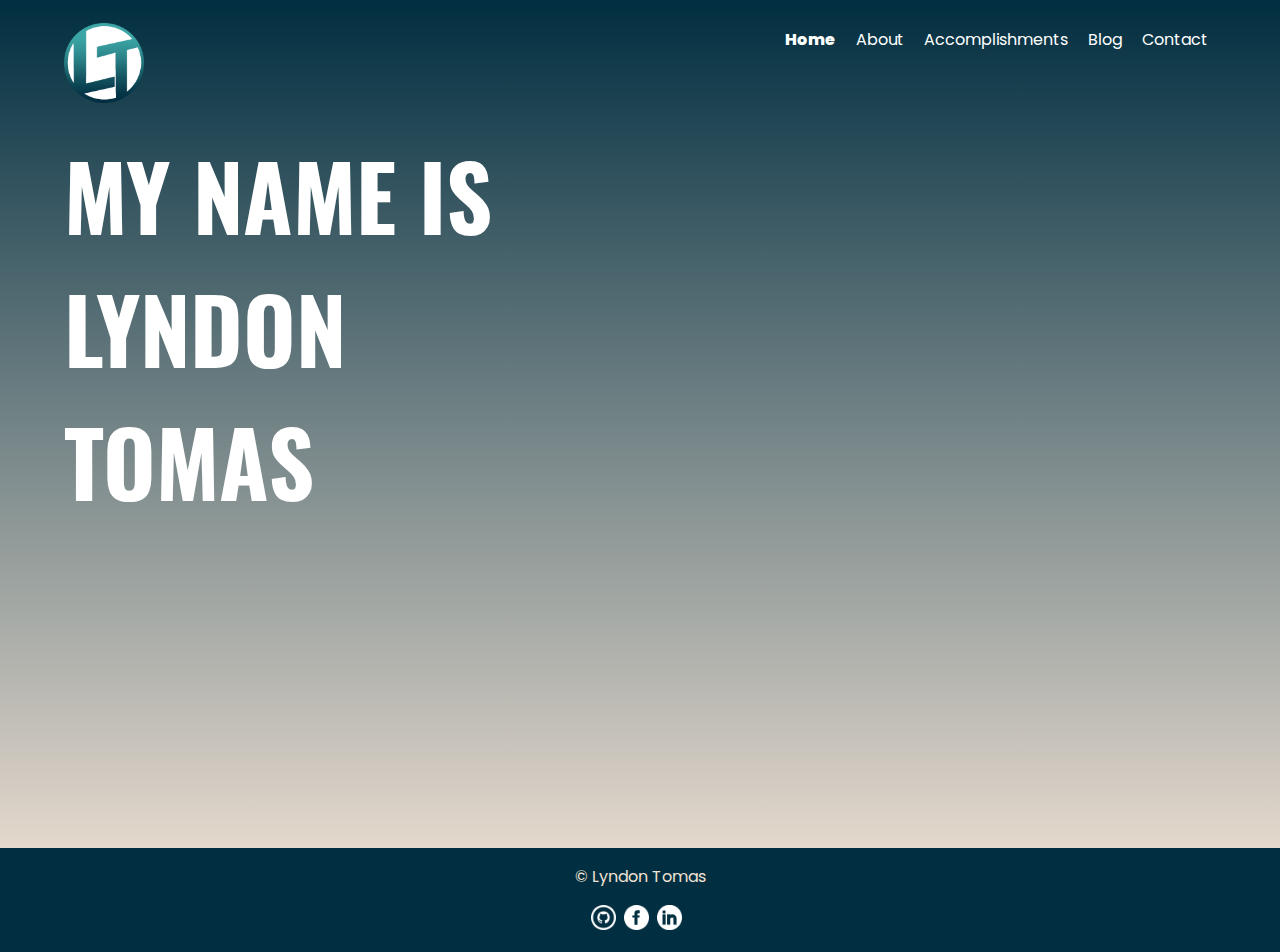
<file: index.html>
<!DOCTYPE html>
<html lang="en">
<head>
    <meta charset="UTF-8">
    <meta name="viewport" content="width=device-width, initial-scale=1.0">
    <title>Hi! I'm Don!</title>
    <link rel="icon" href="./images/mainIcon.png">
    <link rel="stylesheet" href="./style/style.css">
</head>
<body>
    <!-- header -->
    <header>
        <nav>
            <!-- menu button --> 
            <input type="checkbox" id="check">
            <label for="check" class="checkbtn">
                <img src="./images/menu2.png" alt="menuicon">
            </label>
            <!-- page logo -->
            <a href="./index.html">
                <img src="./images/mainIcon.png" alt="websiteIcon" title="Home">
            </a>
            <ul class="navItems">
                <li><a class="active" href="./index.html">Home</a></li>
                <li><a href="./pages/about.html">About</a></li>
                <li><a href="./pages/accomplishments.html">Accomplishments</a></li>
                <li><a href="./pages/blog.html">Blog</a></li>
                <li><a href="./pages/contact.html">Contact</a></li>
            </ul>
        </nav>
    </header>
    <!-- main -->
    <main>
        <div class="hero">
            <h1>MY NAME IS</h1>
            <h1>LYNDON</h1>
            <h1>TOMAS</h1>
        </div>
        <!-- <img id="homePic" src="./images/noBG.png" alt="Yup! That's me"> -->
    </main>
    <!-- footer -->
    <footer>
        <!-- Copyright -->
        <section class="copy">
            &copy; Lyndon Tomas
        </section>
        <!-- incon group -->
        <span class="icons">
            <!-- GitHub -->
            <a href="https://github.com/LyndonTomas" alt="GitHub Icon">
                <img src="./images/github.png" title="GitHub" alt="GitHub Icon">
            </a>
            <!-- facebook -->
            <a href="https://www.facebook.com/lyndon.tomas/">
                <img src="./images/fb.png" title="FaceBook" alt="Facebook Icon">
            </a>
            <!-- linkedin -->
            <a href="https://www.linkedin.com/in/lyndon-tomas-05150217a/">
                <img src="./images/linkedin.png" title="LinkedIn" alt="LinkedIn">
            </a>
        </span>
    </footer>
</body>
</html>
</file>
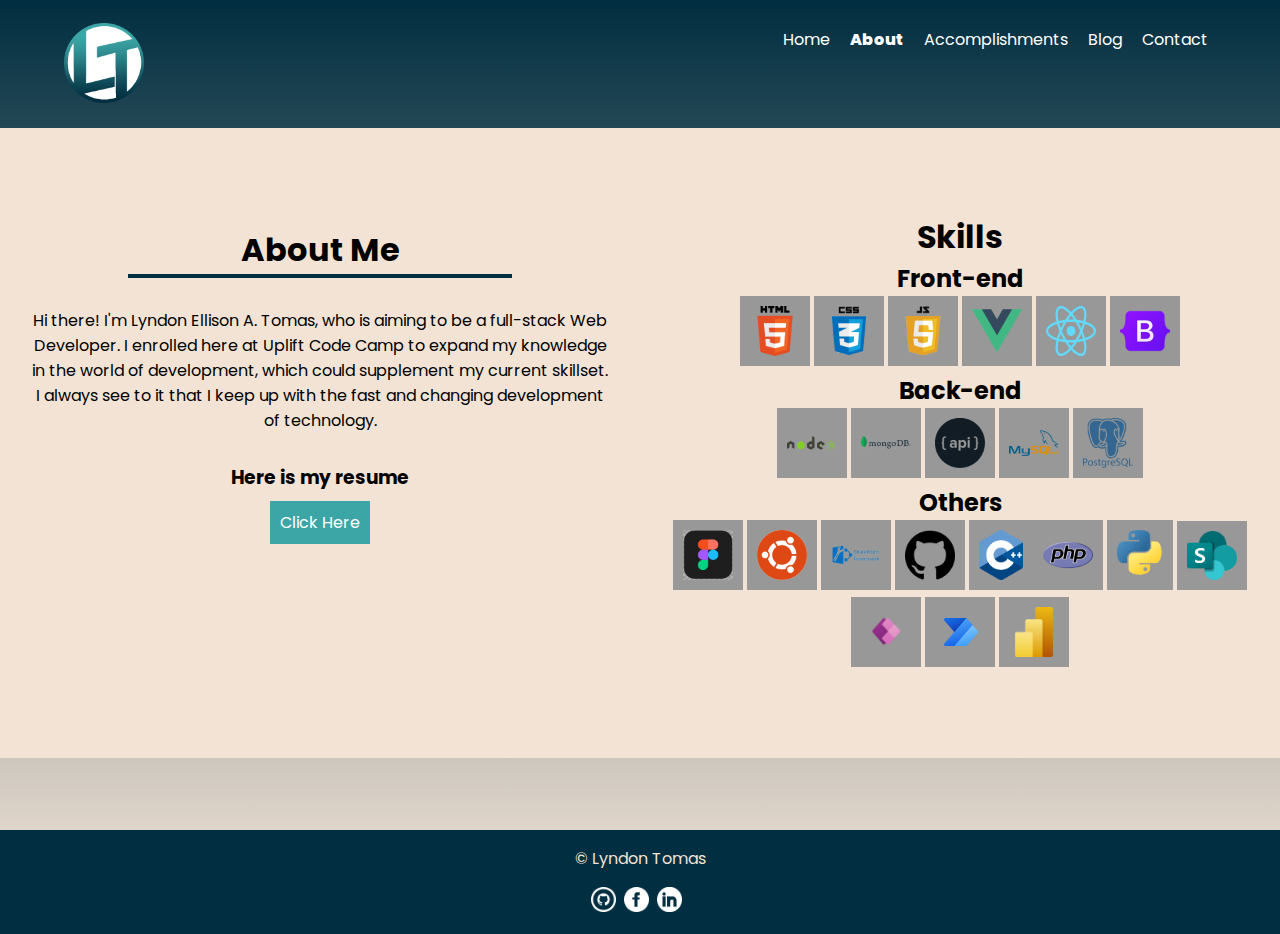
<file: pages/about.html>
<!DOCTYPE html>
<html lang="en">
<head>
    <meta charset="UTF-8">
    <meta name="viewport" content="width=device-width, initial-scale=1.0">
    <title>Hi! I'm Don!</title>
    <link rel="icon" href="../images/mainIcon.png">
    <link rel="stylesheet" href="../style/style.css">
</head>
<body>
    <!-- header -->
    <header>
        <nav>
            <!-- menu button -->
            <input type="checkbox" id="check">
            <label for="check" class="checkbtn">
                <img src="../images/menu2.png" alt="menuicon">
            </label>
            <!-- page logo -->
            <a href="../index.html">
                <img src="../images/mainIcon.png" alt="websiteIcon" title="Home">
            </a>
            <ul class="navItems">
                <li><a href="../index.html">Home</a></li>
                <li><a class="active" href="#">About</a></li>
                <li><a href="./accomplishments.html">Accomplishments</a></li>
                <li><a  href="./blog.html">Blog</a></li>
                <li><a href="./contact.html">Contact</a></li>
            </ul>
        </nav>
    </header>
    <!-- main -->
    <main>
        <div class="aboutContainer">
            <!-- About Me -->
            <div class="aboutCardContainer">
                <h1 id="aboutMeTitle">About Me</h1>
                <div class="aboutMeUnderline"></div>
                <div class="aboutSectioncontainer">
                    <p>
                        Hi there! I'm Lyndon Ellison A. Tomas, who is aiming to be a full-stack Web Developer. 
                        I enrolled here at Uplift Code Camp to expand my knowledge in the world of development, which could supplement my current skillset.
                        I always see to it that I keep up with the fast and changing development of technology.
                    </p>
                </div>
                <div class="resumeContainer">
                    <h3>Here is my resume</h3>
                    <a href="../resume/DonResumeV4.pdf" title="My Resume" download>Click Here</a>
                </div>
            </div>
            <!-- Technical Skills -->
            <div class="aboutCardContainer">
                <h1>Skills</h1>
                <!-- section1 -->
                <section class="front-end">
                    <h2>Front-end</h2>
                    <ul>
                        <li><img src="../images/skills/html.png" alt="HTML"></li>
                        <li><img src="../images/skills/css.png" alt="CSS"></li>
                        <li><img src="../images/skills/js.png" alt="JavaScript"></li>
                        <li><img src="../images/skills/vue.png" alt="VueJS"></li>
                        <li><img src="../images/skills/react.png" alt="ReactJS"></li>
                        <li><img src="../images/skills/bootstrap.png" alt="Bootstrap"></li>
                    </ul>
                </section>
                <!-- Back-end -->
                <section class="back-end">
                    <h2>Back-end</h2>
                    <ul>
                        <li><img src="../images/skills/node.png" alt="Node JS"></li>
                        <li><img src="../images/skills/mongo db.png" alt="MongoDB"></li>
                        <li><img src="../images/skills/api.png" alt="API"></li>
                        <li><img src="../images/skills/my sql.png" alt="MySQL"></li>
                        <li><img src="../images/skills/postgresql.png" alt="PostgreSQL"></li>
                    </ul>
                </section>
                <!-- Others -->
                <section class="others">
                    <h2>Others</h2>
                    <ul>
                        <li><img src="../images/skills/figma.png" alt="Figma"></li>
                        <li><img src="../images/skills/ubuntu.png" alt="Ubuntu"></li>
                        <li><img src="../images/skills/spfx.png" alt="SPFx"></li>
                        <li><img src="../images/skills/github.png" alt="GitHub"></li>
                        <li><img src="../images/skills/C++.png" alt="C++"><li>
                        <li><img src="../images/skills/php.png" alt="PHP"></li>
                        <li><img src="../images/skills/python.png" alt=""></li>
                        <li><img src="../images/skills/Sharepoint.png" alt="SharePoint"></li>
                        <li><img src="../images//skills/power apps.png" alt="Power Apps"></li>
                        <li><img src="../images/skills/power automate.png" alt="PowerAutomate"></li>
                        <li><img src="../images/skills/power bi.png" alt="PowerBI"></li>
                    </ul>
                </section>
            </div>
        </div>
        <br>
        <br>
        <br>
        <br>
    </main>
    <!-- footer -->
    <footer>
        <!-- Copyright -->
        <section class="copy">
            &copy; Lyndon Tomas
        </section>
        <!-- icon group -->
        <span class="icons">
            <!-- GitHub -->
            <a href="https://github.com/LyndonTomas" alt="GitHub Icon">
                <img src="../images/github.png" title="GitHub" alt="GitHub Icon">
            </a>
            <!-- facebook -->
            <a href="https://www.facebook.com/lyndon.tomas/">
                <img src="../images/fb.png" title="FaceBook" alt="Facebook Icon">
            </a>
            <!-- linkedin -->
            <a href="https://www.linkedin.com/in/lyndon-tomas-05150217a/">
                <img src="../images/linkedin.png" title="LinkedIn" alt="LinkedIn">
            </a>
        </span>
    </footer>
</body>
</html>
</file>
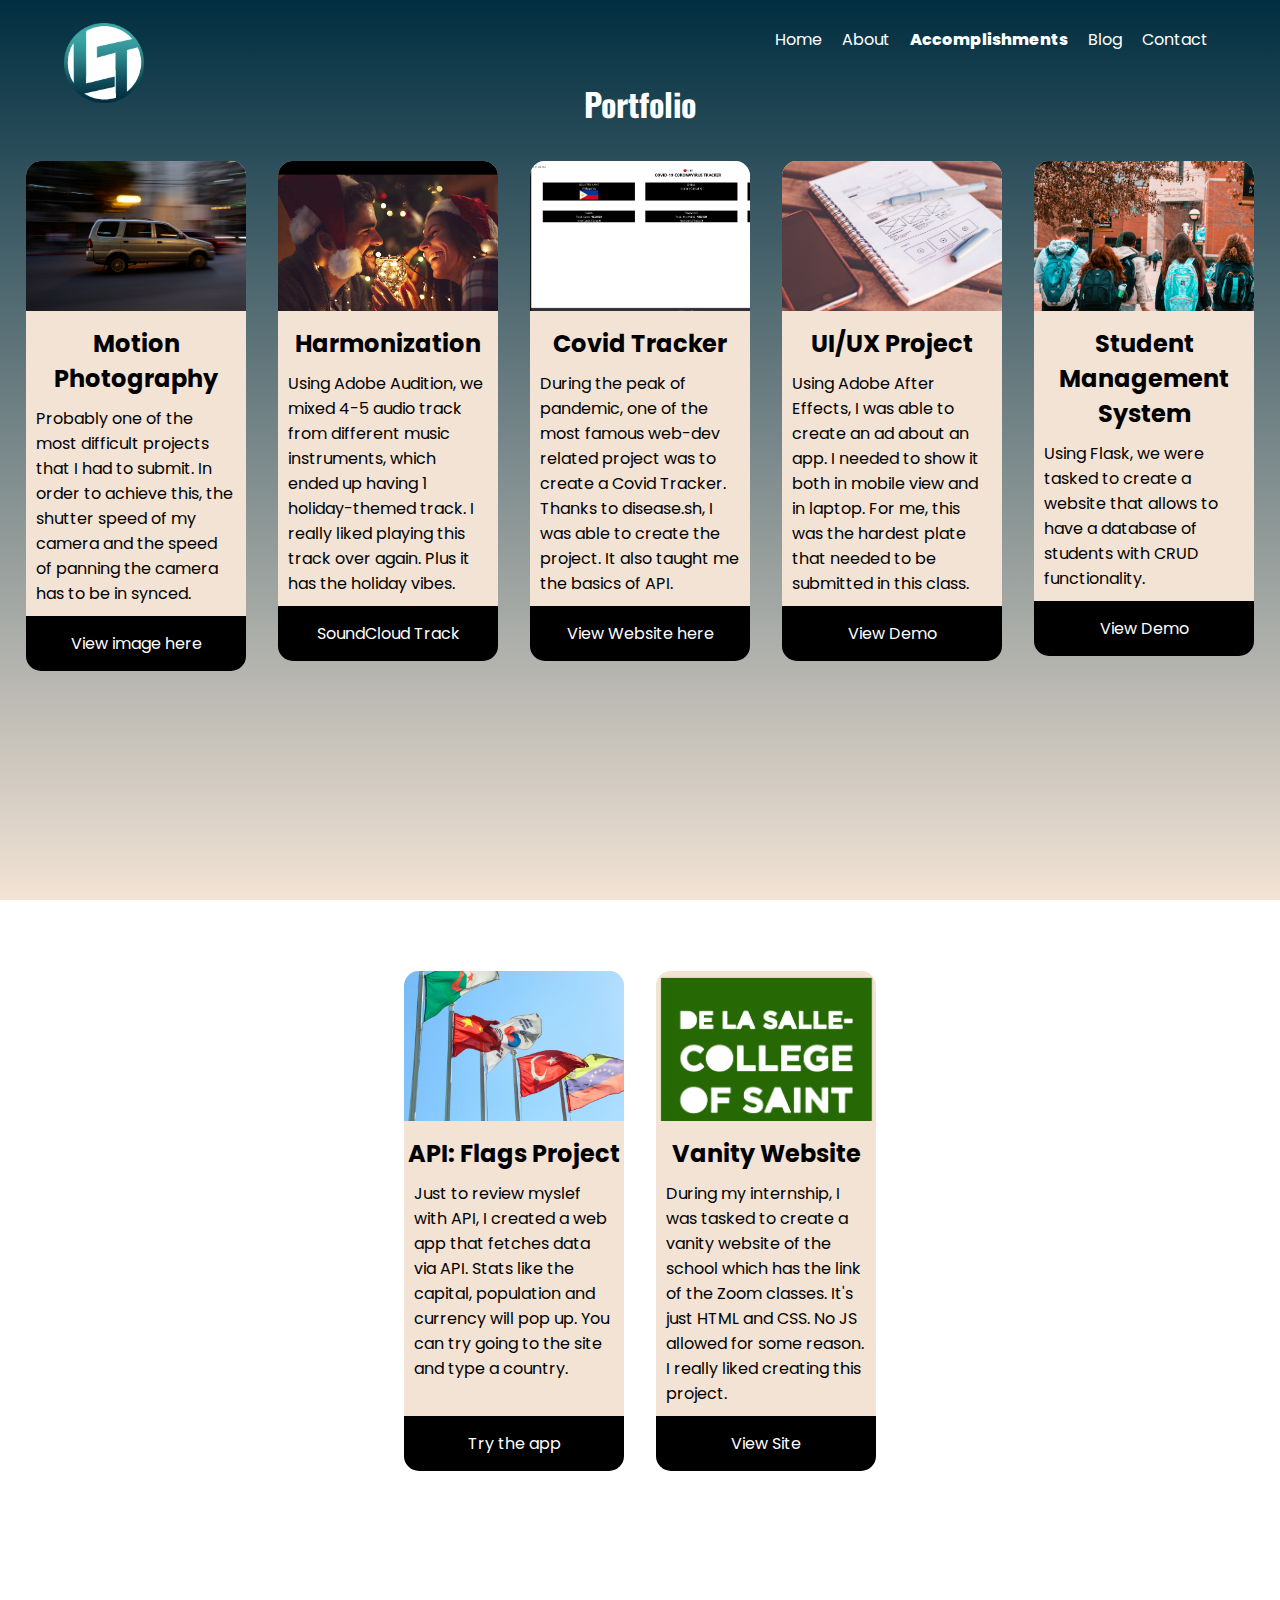
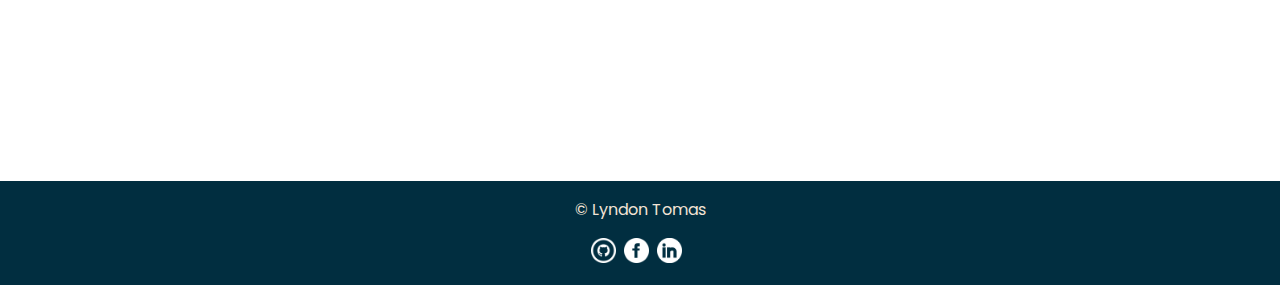
<file: pages/accomplishments.html>
<!DOCTYPE html>
<html lang="en">
<head>
    <meta charset="UTF-8">
    <meta name="viewport" content="width=device-width, initial-scale=1.0">
    <title>Hi! I'm Don!</title>
    <link rel="icon" href="../images/mainIcon.png">
    <link rel="stylesheet" href="../style/style.css">
</head>
<body>
    <!-- header -->
    <header>
        <nav>
            <!-- menu button -->
            <input type="checkbox" id="check">
            <label for="check" class="checkbtn">
                <img src="../images/menu2.png" alt="menuicon">
            </label>
            <!-- page logo -->
            <a href="../index.html">
                <img src="../images/mainIcon.png" alt="websiteIcon" title="Home">
            </a>
            <ul class="navItems">
                <li><a href="../index.html">Home</a></li>
                <li><a href="./about.html">About</a></li>
                <li><a class="active" href="#">Accomplishments</a></li>
                <li><a href="./blog.html">Blog</a></li>
                <li><a href="./contact.html">Contact</a></li>
            </ul>
        </nav>
    </header>
    <!-- main -->
    <main>
        <h1 class="pageTitle">Portfolio</h1>
        <br>
        <section class="containerAccomplishments">
            <!-- card1 -->
            <div class="card">
                <div class="card-image card-1"></div>
                <!-- Card Title -->
                <h2>Motion Photography</h2>
                <!-- Context -->
                <p>Probably one of the most difficult projects that I had to submit. In order to achieve this, the shutter speed of my camera and the speed of panning the camera has to be in synced.</p>
                <a href="https://photos.google.com/share/AF1QipNhN8u9jcBbDncyEVSNPycKxXodQawxPHnNIfPVYwHFZ5jU-YjdpTGaA34a7K7CrA?key=VFhjNmwtY3ZHMU5PZ1Z0Z3d0UVNXZFdiMndPbUNB">View image here</a>
            </div>
            <!-- card2 -->
            <div class="card">
                <div class="card-image card-2"></div>
                <!-- Card Title -->
                <h2>Harmonization</h2>
                <!-- Context -->
                <p>Using Adobe Audition, we mixed 4-5 audio track from different music instruments, which ended up having 1 holiday-themed track. I really liked playing this track over again. Plus it has the holiday vibes.</p>
                <a href="https://soundcloud.com/lyndon-tomas/tomas-mixdown?fbclid=IwAR11dId5JpwH5Jn3K3e4Spd3-mmiR4Gc9Gjew0wg0QRCVoO4agOs2ddf85I">SoundCloud Track</a>
            </div>
            <!-- card3 -->
            <div class="card">
                <div class="card-image card-3"></div>
                <!-- Card Title -->
                <h2>Covid Tracker</h2>
                <!-- Context -->
                <p>During the peak of pandemic, one of the most famous web-dev related project was to create a Covid Tracker. Thanks to disease.sh, I was able to create the project. It also taught me the basics of API.</p>
                <a href="https://lyndontomas.github.io/React-Covid-Tracker-v2/">View Website here</a>
            </div>
            <!-- card4 -->
            <div class="card">
                <div class="card-image card-4"></div>
                <!-- Card Title -->
                <h2>UI/UX Project</h2>
                <!-- Context -->
                <p>Using Adobe After Effects, I was able to create an ad about an app. I needed to show it both in mobile view and in laptop. For me, this was the hardest plate that needed to be submitted in this class.</p>
                <a href="https://www.youtube.com/watch?v=baU_rwDVp8Y">View Demo</a>
            </div>
            <!-- card5 -->
            <div class="card">
                <div class="card-image card-5"></div>
                <!-- Card Title -->
                <h2>Student Management System</h2>
                <!-- Context -->
                <p>Using Flask, we were tasked to create a website that allows to have a database of students with CRUD functionality.</p>
                <a href="https://www.youtube.com/watch?v=al8EMLRxVW8">View Demo</a>
            </div>
            <!-- card6 -->
            <div class="card">
                <div class="card-image card-6"></div>
                <!-- Card Title -->
                <h2>API: Flags Project</h2>
                <!-- Context -->
                <p>Just to review myslef with API, I created a web app that fetches data via API. Stats like the capital, population and currency will pop up. You can try going to the site and type a country.</p>
                <br>
                <a href="https://lyndontomas.github.io/api-country/">Try the app</a>
            </div>
            <!-- card7 -->
            <div class="card">
                <div class="card-image card-7"></div>
                <!-- Card Title -->
                <h2>Vanity Website</h2>
                <!-- Context -->
                <p>During my internship, I was tasked to create a vanity website of the school which has the link of the Zoom classes. It's just HTML and CSS. No JS allowed for some reason. I really liked creating this project.</p>
                <a href="https://lyndontomas.github.io/vanity-website-v1/">View Site</a>
            </div>
        </section>
    </main>
    <!-- footer -->
    <footer>
        <!-- Copyright -->
        <section class="copy">
            &copy; Lyndon Tomas
        </section>
        <!-- incon group -->
        <span class="icons">
            <!-- GitHub -->
            <a href="https://github.com/LyndonTomas" alt="GitHub Icon">
                <img src="../images/github.png" title="GitHub" alt="GitHub Icon">
            </a>
            <!-- facebook -->
            <a href="https://www.facebook.com/lyndon.tomas/">
                <img src="../images/fb.png" title="FaceBook" alt="Facebook Icon">
            </a>
            <!-- linkedin -->
            <a href="https://www.linkedin.com/in/lyndon-tomas-05150217a/">
                <img src="../images/linkedin.png" title="LinkedIn" alt="LinkedIn">
            </a>
        </span>
    </footer>
</body>
</html>
</file>
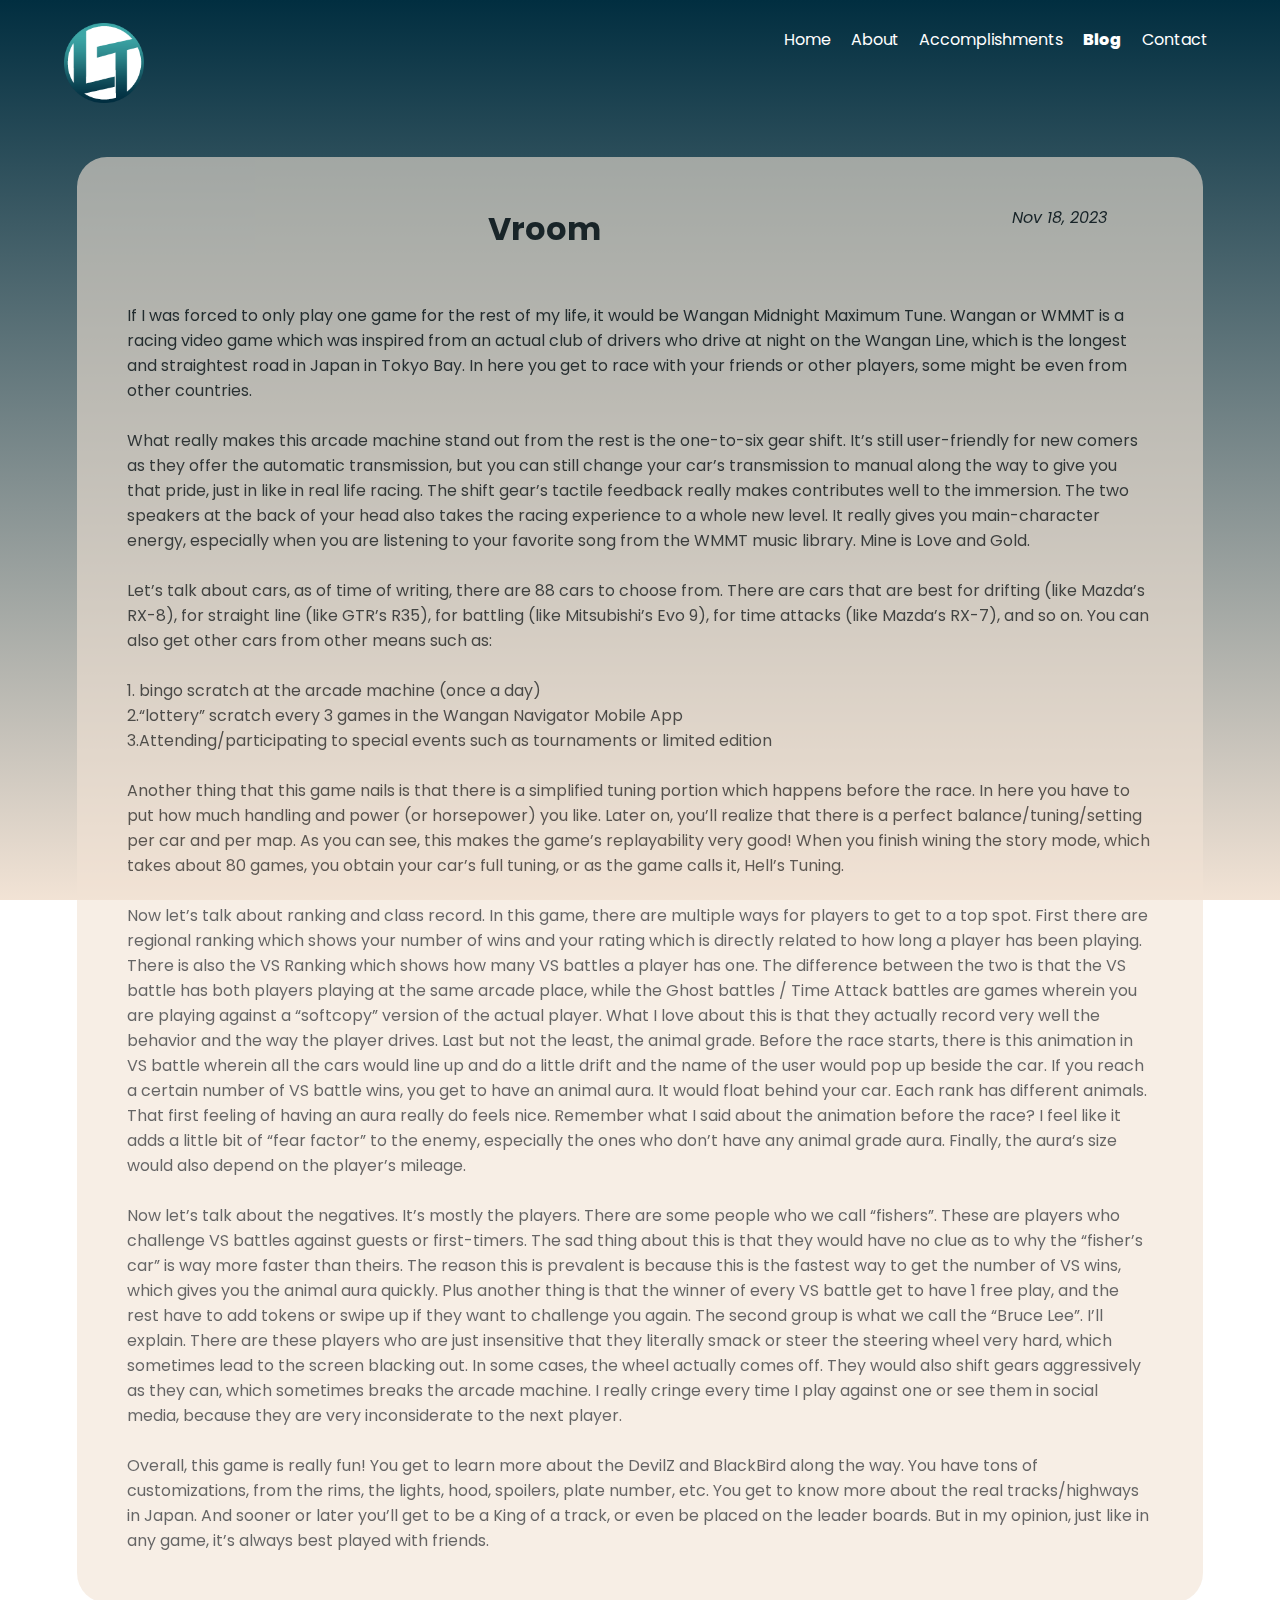
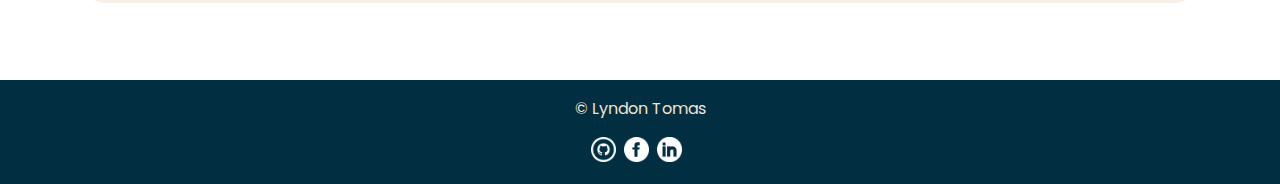
<file: pages/blog.html>
<!DOCTYPE html>
<html lang="en">
<head>
    <meta charset="UTF-8">
    <meta name="viewport" content="width=device-width, initial-scale=1.0">
    <title>Hi! I'm Don!</title>
    <link rel="icon" href="../images/mainIcon.png">
    <link rel="stylesheet" href="../style/style.css">
</head>
<body>
    <!-- header -->
    <header>
        <nav>
            <!-- menu button -->
            <input type="checkbox" id="check">
            <label for="check" class="checkbtn">
                <img src="../images/menu2.png" alt="menuicon">
            </label>
            <!-- page logo -->
            <a href="../index.html">
                <img src="../images/mainIcon.png" alt="websiteIcon" title="Home">
            </a>
            <ul class="navItems">
                <li><a href="../index.html">Home</a></li>
                <li><a href="./about.html">About</a></li>
                <li><a href="./accomplishments.html">Accomplishments</a></li>
                <li><a class="active" href="#">Blog</a></li>
                <li><a href="./contact.html">Contact</a></li>
            </ul>
        </nav>
    </header>
    <!-- main -->
    <main>
        <div class="blogContainer">
                <i class="Date">Nov 18, 2023</i>
                <h1 class="Title">Vroom</h1>
                <p class="blogContent">
                If I was forced to only play one game for the rest of my life, it would be Wangan Midnight Maximum Tune. Wangan or WMMT is a racing video game which was inspired from an actual club of drivers who drive at night on the Wangan Line, which is the longest and straightest road in Japan in Tokyo Bay. In here you get to race with your friends or other players, some might be even from other countries.
                <br><br>
                What really makes this arcade machine stand out from the rest is the one-to-six gear shift. It’s still user-friendly for new comers as they offer the automatic transmission, but you can still change your car’s transmission to manual along the way to give you that pride, just in like in real life racing. The shift gear’s tactile feedback really makes contributes well to the immersion. The two speakers at the back of your head also takes the racing experience to a whole new level. It really gives you main-character energy, especially when you are listening to your favorite song from the WMMT music library. Mine is Love and Gold.
                <br><br>
                Let’s talk about cars, as of time of writing, there are 88 cars to choose from. There are cars that are best for drifting (like Mazda’s RX-8), for straight line (like GTR’s R35), for battling (like Mitsubishi’s Evo 9), for time attacks (like Mazda’s RX-7), and so on. You can also get other cars from other means such as:
                <br>
                <br>
                    1. bingo scratch at the arcade machine (once a day)
                    <br>
                    2.“lottery” scratch every 3 games in the Wangan Navigator Mobile App
                    <br>
                    3.Attending/participating to special events such as tournaments or limited edition
                    <br><br>
                    Another thing that this game nails is that there is a simplified tuning portion which happens before the race. In here you have to put how much handling and power (or horsepower) you like. Later on, you’ll realize that there is a perfect balance/tuning/setting per car and per map. As you can see, this makes the game’s replayability very good! When you finish wining the story mode, which takes about 80 games, you obtain your car’s full tuning, or as the game calls it, Hell’s Tuning.
                    <br>
                    <br>
                    Now let’s talk about ranking and class record. In this game, there are multiple ways for players to get to a top spot. First there are regional ranking which shows your number of wins and your rating which is directly related to how long a player has been playing. There is also the VS Ranking which shows how many VS battles a player has one. The difference between the two is that the VS battle has both players playing at the same arcade place, while the Ghost battles / Time Attack battles are games wherein you are playing against a “softcopy” version of the actual player. What I love about this is that they actually record very well the behavior and the way the player drives. Last but not the least, the animal grade. Before the race starts, there is this animation in VS battle wherein all the cars would line up and do a little drift and the name of the user would pop up beside the car. If you reach a certain number of VS battle wins, you get to have an animal aura. It would float behind your car. Each rank has different animals. That first feeling of having an aura really do feels nice. Remember what I said about the animation before the race? I feel like it adds a little bit of “fear factor” to the enemy, especially the ones who don’t have any animal grade aura. Finally, the aura’s size would also depend on the player’s mileage. 
                    <br>
                    <br>
                    Now let’s talk about the negatives. It’s mostly the players. There are some people who we call “fishers”. These are players who challenge VS battles against guests or first-timers. The sad thing about this is that they would have no clue as to why the “fisher’s car” is way more faster  than theirs. The reason this is prevalent is because this is the fastest way to get the number of VS wins, which gives you the animal aura quickly. Plus another thing is that the winner of every VS battle get to have 1 free play, and the rest have to add tokens or swipe up if they want to challenge you again. The second group is what we call the “Bruce Lee”. I’ll explain. There are these players who are just insensitive that they literally smack or steer the steering wheel very hard, which sometimes lead to the screen blacking out. In some cases, the wheel actually comes off. They would also shift gears aggressively as they can, which sometimes breaks the arcade machine. I really cringe every time I play against one or see them in social media, because they are very inconsiderate to the next player.
                    <br>
                    <br>
                    Overall, this game is really fun! You get to learn more about the DevilZ and BlackBird along the way. You have tons of customizations, from the rims, the lights, hood, spoilers, plate number, etc. You get to know more about the real tracks/highways in Japan. And sooner or later you’ll get to be a King of a track, or even be placed on the leader boards. But in my opinion, just like in any game, it’s always best played with friends.
                </p>
        </div>
    </main>
    <!-- footer -->
    <footer>
        <!-- Copyright -->
        <section class="copy">
            &copy; Lyndon Tomas
        </section>
        <!-- incon group -->
        <span class="icons">
            <!-- GitHub -->
            <a href="https://github.com/LyndonTomas" alt="GitHub Icon">
                <img src="../images/github.png" title="GitHub" alt="GitHub Icon">
            </a>
            <!-- facebook -->
            <a href="https://www.facebook.com/lyndon.tomas/">
                <img src="../images/fb.png" title="FaceBook" alt="Facebook Icon">
            </a>
            <!-- linkedin -->
            <a href="https://www.linkedin.com/in/lyndon-tomas-05150217a/">
                <img src="../images/linkedin.png" title="LinkedIn" alt="LinkedIn">
            </a>
        </span>
    </footer>
</body>
</html>
</file>
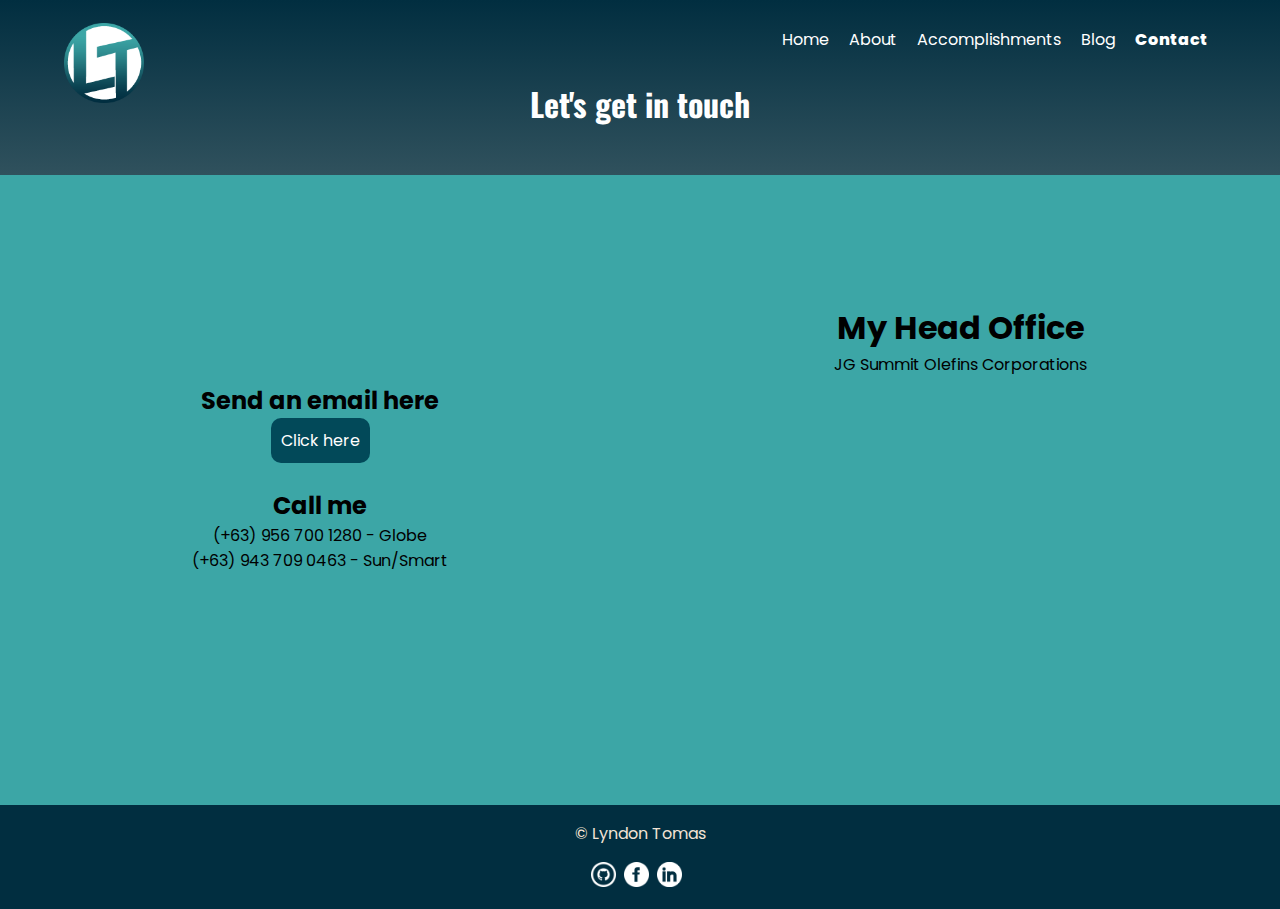
<file: pages/contact.html>
<!DOCTYPE html>
<html lang="en">
<head>
    <meta charset="UTF-8">
    <meta name="viewport" content="width=device-width, initial-scale=1.0">
    <title>Hi! I'm Don!</title>
    <link rel="icon" href="../images/mainIcon.png">
    <link rel="stylesheet" href="../style/style.css">
</head>
<body>
    <!-- header -->
    <header>
        <nav>
            <!-- menu button -->
            <input type="checkbox" id="check">
            <label for="check" class="checkbtn">
                <img src="../images/menu2.png" alt="menuicon">
            </label>
            <!-- page logo -->
            <a href="../index.html">
                <img src="../images/mainIcon.png" alt="websiteIcon" title="Home">
            </a>
            <ul class="navItems">
                <li><a href="../index.html">Home</a></li>
                <li><a href="./about.html">About</a></li>
                <li><a href="./accomplishments.html">Accomplishments</a></li>
                <li><a href="./blog.html">Blog</a></li>
                <li><a class="active" href="#">Contact</a></li>
            </ul>
        </nav>
    </header>
    <!-- main -->
    <main>
        <h1 class="pageTitle">Let's get in touch</h1>
        <div class="mainContainerContact">
            <!-- Email -->
            <div class="sectionContact">
                <h2>Send an email here</h2>
                <a href="mailto:donellison6799@gmail.com">Click here</a>
                <br>
                <h2>Call me</h2>
                <p>(+63) 956 700 1280 - Globe</p>
                <p>(+63) 943 709 0463 - Sun/Smart</p>
                <br>
                <h2></h2>
            </div>
            <!-- Google maps -->
            <div class="sectionContact">
                <h1>My Head Office</h1>
                <p>JG Summit Olefins Corporations</p>
                <iframe src="https://www.google.com/maps/embed?pb=!1m18!1m12!1m3!1d3861.197557357669!2d121.05812737582075!3d14.58781587738809!2m3!1f0!2f0!3f0!3m2!1i1024!2i768!4f13.1!3m3!1m2!1s0x3397c81741cb086d%3A0xf9feedbd4350aa97!2sRobinsons%20Cyberscape%20Gamma!5e0!3m2!1sen!2sph!4v1700818277120!5m2!1sen!2sph" width="400" height="300" style="border:0;" allowfullscreen="" loading="lazy" referrerpolicy="no-referrer-when-downgrade"></iframe>
            </div>
        </div>
    </main>
    <!-- footer -->
    <footer>
        <!-- Copyright -->
        <section class="copy">
            &copy; Lyndon Tomas
        </section>
        <!-- incon group -->
        <span class="icons">
            <!-- GitHub -->
            <a href="https://github.com/LyndonTomas" alt="GitHub Icon">
                <img src="../images/github.png" title="GitHub" alt="GitHub Icon">
            </a>
            <!-- facebook -->
            <a href="https://www.facebook.com/lyndon.tomas/">
                <img src="../images/fb.png" title="FaceBook" alt="Facebook Icon">
            </a>
            <!-- linkedin -->
            <a href="https://www.linkedin.com/in/lyndon-tomas-05150217a/">
                <img src="../images/linkedin.png" title="LinkedIn" alt="LinkedIn">
            </a>
        </span>
    </footer>
</body>
</html>
</file>
<file: style/style.css>
@import url('https://fonts.googleapis.com/css2?family=Oswald:wght@700&family=Rubik&display=swap');
@import url('https://fonts.googleapis.com/css2?family=Poppins:wght@300;400;500;600&display=swap');

:root{
    --darkBlue: #012e40;
    --darkBlueGreen: #024959;
    --BlueGreen: #026773;
    --LightBlueGreen: #3CA6a6;
    --LightGrey: #F2e3d5; 
}

*, html, body{
    padding: 0px;
    margin: 0px;
}

.pageTitle{
    text-align: center;
    font-family: 'Oswald', 'Courier New', Courier, monospace;
    color: white;
}

.checkbtn img{
    width: 50px;
    filter: invert(100%);
    float: right;
    margin-top: 20px;
    margin-right: 10px;
    cursor: pointer;
    display: none;
}

#check{
    display: none;
}

body{
    background: linear-gradient(to bottom, var(--darkBlue), var(--LightGrey));
    background-repeat: no-repeat;
    background-attachment: fixed;
}

header nav{
    /* display: grid; */
    width: 100%;
    /* background-color: aliceblue; */
    height: 80px;
    vertical-align: middle;
}

nav img{
    max-width: 80px;
    /* position: fixed; */
    position: static;
    padding-left: 5%;
    padding-top: 1%;
    margin-top: 10px;
}

nav ul{
    /* display: flex;
    flex-direction: row-reverse; */
    float: right;
    padding-right: 5%;
    padding-top: 1.5%;
    z-index: 1;
}

nav ul li{
    list-style: none;
    display: inline-block;
    padding: .5em;
}

nav ul li a{
    color: #fff;
    text-decoration: none;
    font-family: 'Poppins';
}

nav ul li a:hover{
    font-weight: 800;
    padding-left: 10px;
    padding-right: 10px;
    transition: 0.2s ease-in-out;
}

.active{
    font-weight: 800;
}


/* to be used in other nav's pages */
.navActive{
    color: #fff;
}


.hero{
    /* testing grid display */
    /* display: grid;
    grid-template-columns: 1fr 1fr; */
    /* background-color: var(--LightBlueGreen); */
    margin-top: 3em;
    padding-left: 5%;
    height: 80vh;
}

.hero h1{
    font-family: 'Oswald';
    font-size: 90px;
    /* margin-right: .1em; */
    color: #fff;
}

.hero h1:hover{
    -webkit-text-stroke: 2px #fff;
    color: transparent;
    transition: 0.2s ease-in;
}

#homePic{
    position: absolute;
    right: 0;
    /* bottom: 0; */
    z-index: -1;
}

footer{
    color: var(--LightGrey);
    font-family: 'Poppins';
    background-color: var(--darkBlue);
    width: 100%;
    margin-top: auto;
    box-sizing: border-box;
}

footer .icons{
    padding-top: auto;
    display: flex;
    justify-content: center;
    flex-direction: row;
    padding-bottom: 1.2%;
}

footer .copy{
    text-align: center;
    padding: 1em;
}

footer img{
    width: 25px;
    filter: invert(100%);
    padding-right: .5em;
}

footer img:hover{
    width: 30px;
    transition: 0.3s ease-in-out;
}

.icons a{
    color: var(--darkBlue);
}

.aboutContainer{
    /* display: block; */
    margin-top: 3rem;
    margin-left: auto;
    margin-right: auto;
    display: flex;
    flex-direction: row;
    /* flex-wrap: wrap; */
    align-items: center;
    justify-content: center;
    /* height: 40vh; */
}

.mainContainerContact{
    margin-top: 3rem;
    margin-left: auto;
    margin-right: auto;
    display: flex;
    flex-direction: row;
    align-items: center;
    justify-content: center;
}

.sectionContact{
    background-color: var(--LightBlueGreen);
    box-sizing: content-box;
    display: flex;
    flex-direction: column;
    width: 50%;
    height: 70vh;
    align-items: center;
    justify-content: center;
    text-align: center;
    justify-items: center;
    font-family: 'Poppins', 'Franklin Gothic Medium', 'Arial Narrow', Arial, sans-serif;
}

.sectionContact a{
    text-decoration: none;
    color: white;
    padding: 10px;
    background-color: var(--darkBlueGreen);
    border-radius: 10px;
}

.aboutCardContainer{
    background-color: var(--LightGrey);
    box-sizing: content-box;
    display: flex;
    flex-direction: column;
    width: 50%;
    height: 70vh;
    align-items: center;
    justify-content: center;
    text-align: center;
    justify-items: center;
    font-family: 'Poppins', 'Franklin Gothic Medium', 'Arial Narrow', Arial, sans-serif;
}

.aboutCardContainer ul li{
    list-style: none;
    display: inline-block;
}

.aboutSectioncontainer{
    position: inherit;
    padding: 30px;
    box-sizing: border-box;
}

aboutSectioncontainer p{
    margin: 1em;
}

.aboutMeUnderline{
    width: 60%;
    height: .2em;
    background-color: #012e40;
}

.aboutMeUnderline:hover{
    width: 80%;
    transition: 0.3 all ease-in-out;
}

#aboutMeTitle:hover{
    color: var(--LightBlueGreen);
    transition: 0.3 all ease-in-out;
    margin-bottom: 5px;
}

.blogContainer{
    background-color: #F2e3d5;
    opacity: 60%;
    /* height: 190vh; */
    margin: 6%;
    border-radius: 30px;
    font-family: 'Poppins', 'Courier New', Courier, monospace;
    box-sizing: content-box;
}

.blogContainer .Date{
    padding-top: 3em;
    padding-right: 6em;
    float: right;
}

.blogContainer .Title{
    padding-top: 1.5em;
    text-align: center;
}

.blogContent{
    position: inherit;
    padding: 50px;
}

.front-end ul li img, .back-end ul li img, .others ul li img{
    max-width: 50px;
    max-height: 50px;
    margin: 0px, 30px;
    padding: 10px;
    background-color: #989898;
}

.resumeContainer{
    display: block;
    margin-top: 0px;
    text-align: center;
    font-family: 'Poppins', 'Courier New', Courier, monospace;
    height: 13vh;
    margin-bottom: 5em;
}

.resumeContainer h3{
    margin-bottom: 1em;
}

.resumeContainer a{
    text-decoration: none;
    color: white;
    padding: 10px;
    background-color: var(--LightBlueGreen);
}

.resumeContainer a:hover{
    transition: 0.3s all ease-in-out;
    padding: 12px;
}

.containerAccomplishments{
    font-family: 'Poppins', 'Courier New', Courier, monospace;
    display: flex;
    justify-content: center;
    margin-bottom: 1em;
    flex-wrap: wrap;
    height: 180vh;
}

.card{
    background: var(--LightGrey);
    width: 220px;
    height: 480px;
    margin: 1em;
    border-radius: 15px;
}

.card:hover{
    background: var(--darkBlueGreen);
    transition: all 0.3s ease-in-out;
    color: var(--LightGrey);
    transform: scale(1.03);
}

.card h2{
    text-align: center;
}

.card a{
    background-color: black;
    color: white;
    padding: 15px 20px;
    display: block;
    text-align: center;
    border-radius: 0px 0px 15px 15px;
    text-decoration: none;
}

.card p{
    padding: 10px;
}

.card-image{
    height: 150px;
    margin-bottom: 15px;
    background-size: cover;
    border-radius: 15px 15px 0px 0px;
}

.card-1{
    background-image: url('../images/accomplishments/Plate\ 3.JPG');
}

.card-2{
    background-image: url('../images/accomplishments/2.png');
}

.card-3{
    background-image: url('../images/accomplishments/3.jpg');
}

.card-4{
    background-image: url('../images/accomplishments/4.jpg');
}

.card-5{
    background-image: url('../images/accomplishments/5.jpg');
}

.card-6{
    background-image: url('../images/accomplishments/6.jpg');
}

.card-7{
    background-image: url('../images/accomplishments/7.png');
}


/* responsive */
/*wide screen*/
@media screen and (max-width: 1000px){
    .containerAccomplishments{
        height: 250vh;
    }
}

@media screen and (max-width: 800px){
    .containerAccomplishments{
        height: 350vh;
    }
}

/* tablet */
@media screen and (max-width: 768px){
    .checkbtn{
        display: block;
    }
    .checkbtn img{
        display: block;
    }
    nav img{
        max-width: 60px;
    }
    nav ul{
        /* display: none; */
        position: fixed;
        width: 100%;
        height: 100vh;
        background: var(--LightBlueGreen);
        top: 80px;
        left: 0;
        text-align: center;
        transition: 0.3s ease-in-out;
    }
    nav ul li{
        display: block;
    }
    #check:checked ~ ul{
        /* left: 0; */
        display: none;
        transition: 0.3s ease-in-out;
        z-index: 2;
    }
    .hero{
        flex-direction: column;
        /* justify-content: center; */
        align-items: center;
    }
    .hero h1{
        margin-right: 0em;
        font-size: 40px;
    }

    .mainContainerContact{
        flex-direction: column;
        width: 100%;
        margin-bottom: 0px;
    }

    .sectionContact{
        width: 100%;
    }

    .aboutContainer{
        flex-direction: column;
        width: 100%;
        margin-bottom: 0px;
    }

    .aboutCardContainer{
        width: 100%;
    }
    .aboutMeUnderline{
        margin-bottom: 1%;
    }
}

/* responsive */
/* smartphone */

@media screen and (max-width: 450px){
    .blogContainer .Date{
        padding-right: .5em;
        font-size: 10px;
    }
    blogContent{
        font-size: 10px;
    }
    .aboutMeUnderline{
        margin-bottom: .1%;
    }
    .aboutContainer{
        flex-direction: column;
        margin-bottom: 0px;
        padding: 0px;
    }
    .aboutCardContainer{
        height: 120vh;
        padding: 0px;
        width: 100%;
    }

    .mainContainerContact{
        flex-direction: column;
        margin-bottom: 0px;
        padding: 0px;
    }

    .sectionContact{
        height: 50vh;
        padding: 0px;
        width: 100%;
    }

    iframe{
        max-width: 300px;
        margin-bottom: 1em;
    }

    .front-end, .back-end, .others{
        margin-left: 1em;
        margin-right: 1em;
    }

    .card{
        margin-bottom: 3em;
    }

    .containerAccomplishments{
        margin-bottom: 450vh;
    }
}
</file>
